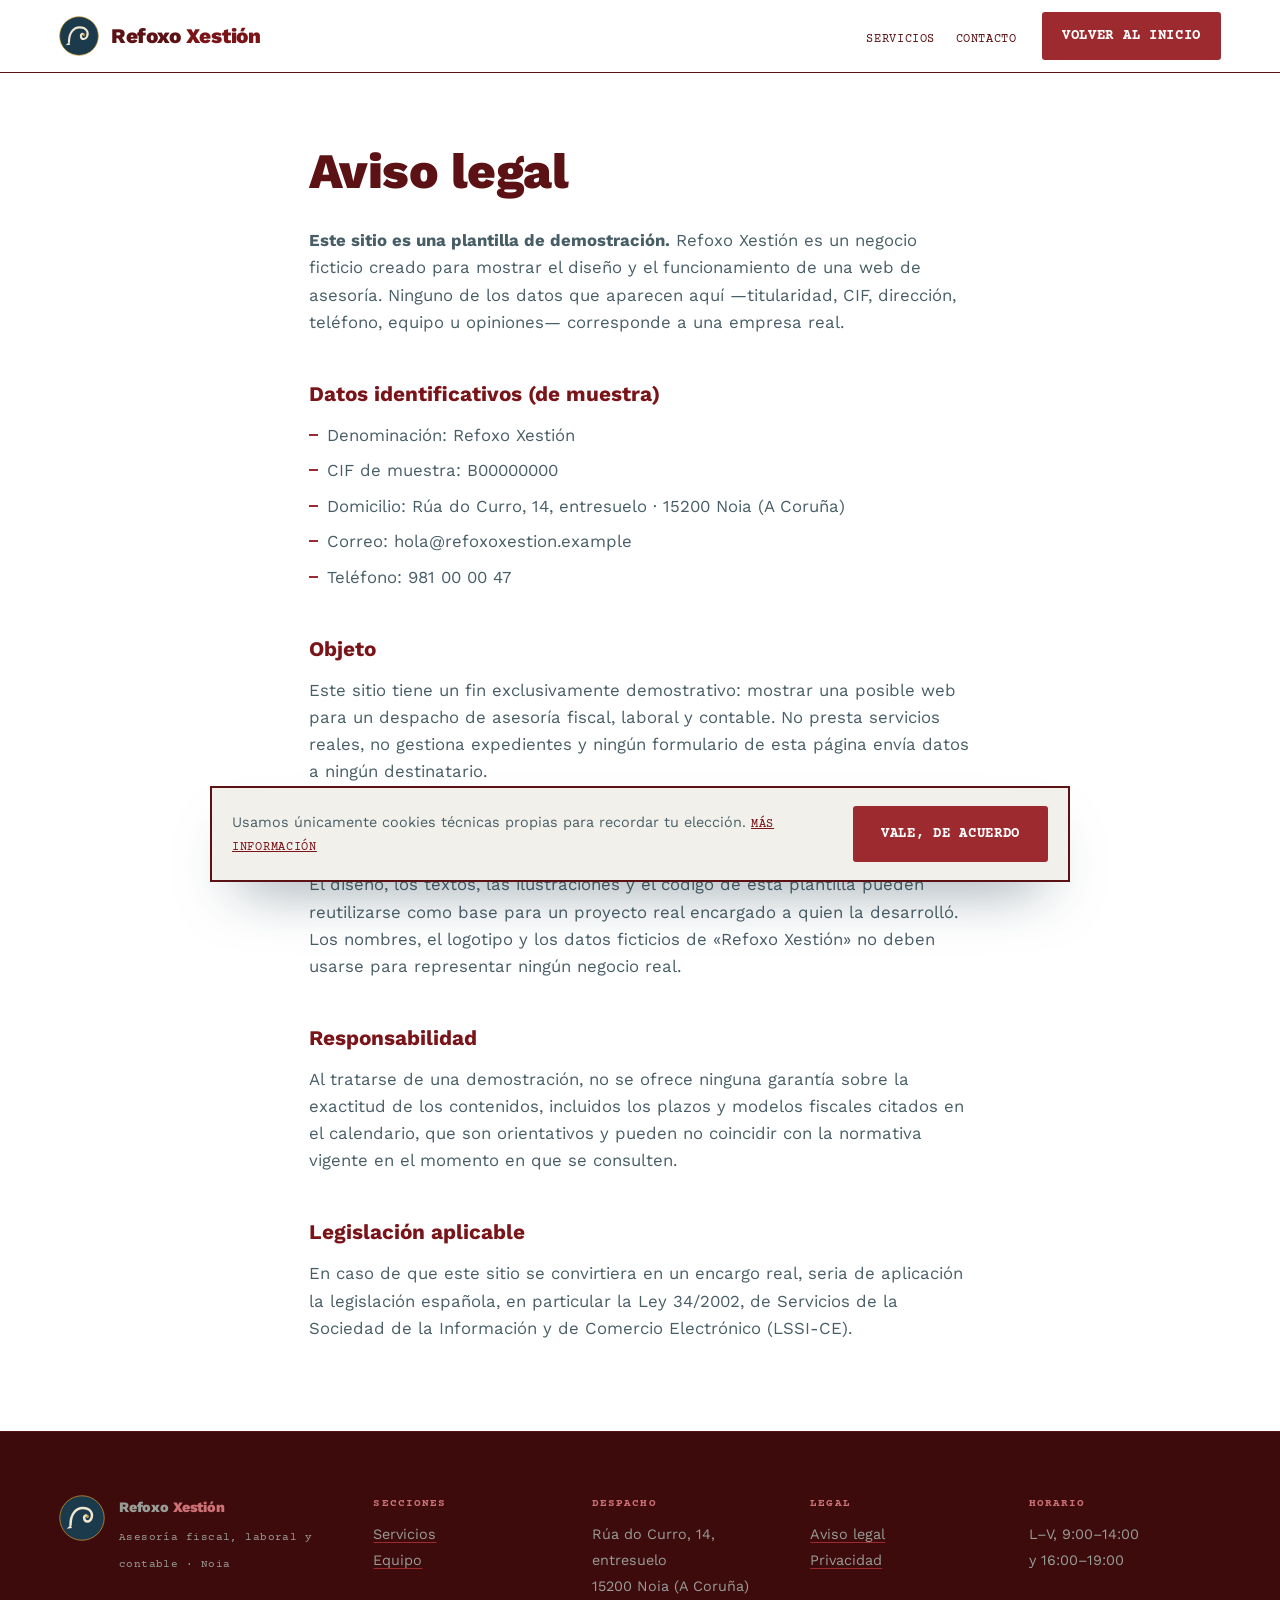
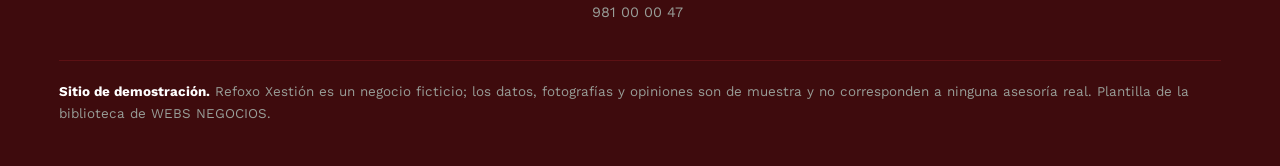
<file: aviso-legal.html>
<!--
  Sitio de demostración. Refoxo Xestión es un negocio ficticio; los datos de
  este aviso legal son de muestra y no corresponden a ninguna asesoría real.
-->
<!DOCTYPE html>
<html lang="es">
<head>
<meta charset="UTF-8">
<meta name="viewport" content="width=device-width, initial-scale=1">
<title>Aviso legal — Refoxo Xestión</title>
<meta name="robots" content="noindex, nofollow">
<meta name="theme-color" content="#1B3A4B">
<link rel="icon" href="assets/favicon.svg" type="image/svg+xml">
<link rel="manifest" href="manifest.json">
<link rel="preconnect" href="https://fonts.googleapis.com">
<link rel="preconnect" href="https://fonts.gstatic.com" crossorigin>
<link rel="stylesheet" href="https://fonts.googleapis.com/css2?family=Courier+Prime:ital,wght@0,400;0,700;1,400&family=Work+Sans:wght@400;500;600;700;800&display=swap">
<link rel="stylesheet" href="css/estilo.css">
</head>
<body>
<a class="salto" href="#contenido">Saltar al contenido</a>
<header class="cabecera">
  <a class="marca" href="index.html">
    <img src="assets/logo.svg" alt="" width="40" height="40" class="marca-mark">
    <span class="marca-texto">Refoxo <em>Xestión</em></span>
  </a>
  <nav class="nav" id="nav">
    <ul class="nav-lista">
      <li><a href="index.html#servicios">Servicios</a></li>
      <li><a href="index.html#contacto">Contacto</a></li>
    </ul>
    <a class="boton boton--bronce nav-cta" href="index.html">Volver al inicio</a>
  </nav>
  <button class="hamburguesa" id="hamburguesa" aria-expanded="false" aria-label="Abrir el menú" aria-controls="nav">
    <span></span><span></span><span></span>
  </button>
</header>

<main id="contenido">
  <article class="texto-legal">
    <h1>Aviso legal</h1>
    <p><strong>Este sitio es una plantilla de demostración.</strong> Refoxo
      Xestión es un negocio ficticio creado para mostrar el diseño y el
      funcionamiento de una web de asesoría. Ninguno de los datos que
      aparecen aquí —titularidad, CIF, dirección, teléfono, equipo u
      opiniones— corresponde a una empresa real.</p>

    <h2>Datos identificativos (de muestra)</h2>
    <ul>
      <li>Denominación: Refoxo Xestión</li>
      <li>CIF de muestra: B00000000</li>
      <li>Domicilio: Rúa do Curro, 14, entresuelo · 15200 Noia (A Coruña)</li>
      <li>Correo: hola@refoxoxestion.example</li>
      <li>Teléfono: 981 00 00 47</li>
    </ul>

    <h2>Objeto</h2>
    <p>Este sitio tiene un fin exclusivamente demostrativo: mostrar una
      posible web para un despacho de asesoría fiscal, laboral y contable.
      No presta servicios reales, no gestiona expedientes y ningún formulario
      de esta página envía datos a ningún destinatario.</p>

    <h2>Propiedad intelectual</h2>
    <p>El diseño, los textos, las ilustraciones y el código de esta plantilla
      pueden reutilizarse como base para un proyecto real encargado a quien
      la desarrolló. Los nombres, el logotipo y los datos ficticios de
      «Refoxo Xestión» no deben usarse para representar ningún negocio real.</p>

    <h2>Responsabilidad</h2>
    <p>Al tratarse de una demostración, no se ofrece ninguna garantía sobre
      la exactitud de los contenidos, incluidos los plazos y modelos fiscales
      citados en el calendario, que son orientativos y pueden no coincidir
      con la normativa vigente en el momento en que se consulten.</p>

    <h2>Legislación aplicable</h2>
    <p>En caso de que este sitio se convirtiera en un encargo real, seria de
      aplicación la legislación española, en particular la Ley 34/2002, de
      Servicios de la Sociedad de la Información y de Comercio Electrónico
      (LSSI-CE).</p>
  </article>
</main>

<footer class="pie">
  <div class="pie-rejilla">
    <div class="pie-marca">
      <img src="assets/logo.svg" alt="" width="46" height="46">
      <div>
        <p>Refoxo <em>Xestión</em></p>
        <span>Asesoría fiscal, laboral y contable · Noia</span>
      </div>
    </div>
    <div>
      <h2>Secciones</h2>
      <p><a href="index.html#servicios">Servicios</a><br><a href="index.html#equipo">Equipo</a></p>
    </div>
    <div>
      <h2>Despacho</h2>
      <p>Rúa do Curro, 14, entresuelo<br>15200 Noia (A Coruña)<br>981 00 00 47</p>
    </div>
    <div>
      <h2>Legal</h2>
      <p><a href="aviso-legal.html">Aviso legal</a><br><a href="privacidad.html">Privacidad</a></p>
    </div>
    <div>
      <h2>Horario</h2>
      <p>L–V, 9:00–14:00<br>y 16:00–19:00</p>
    </div>
  </div>
  <p class="sello">
    <strong>Sitio de demostración.</strong> Refoxo Xestión es un negocio
    ficticio; los datos, fotografías y opiniones son de muestra y no
    corresponden a ninguna asesoría real. Plantilla de la biblioteca de
    WEBS NEGOCIOS.
  </p>
</footer>

<div class="cookie-banner" id="cookieBanner" hidden>
  <p>Usamos únicamente cookies técnicas propias para recordar tu elección.
    <a class="cookie-mas" href="privacidad.html">Más información</a>
  </p>
  <div class="cookie-acciones">
    <button class="boton boton--bronce" id="cookieOk" type="button">Vale, de acuerdo</button>
  </div>
</div>

<script src="https://cdnjs.cloudflare.com/ajax/libs/gsap/3.12.5/gsap.min.js"></script>
<script src="js/main.js"></script>
</body>
</html>
</file>
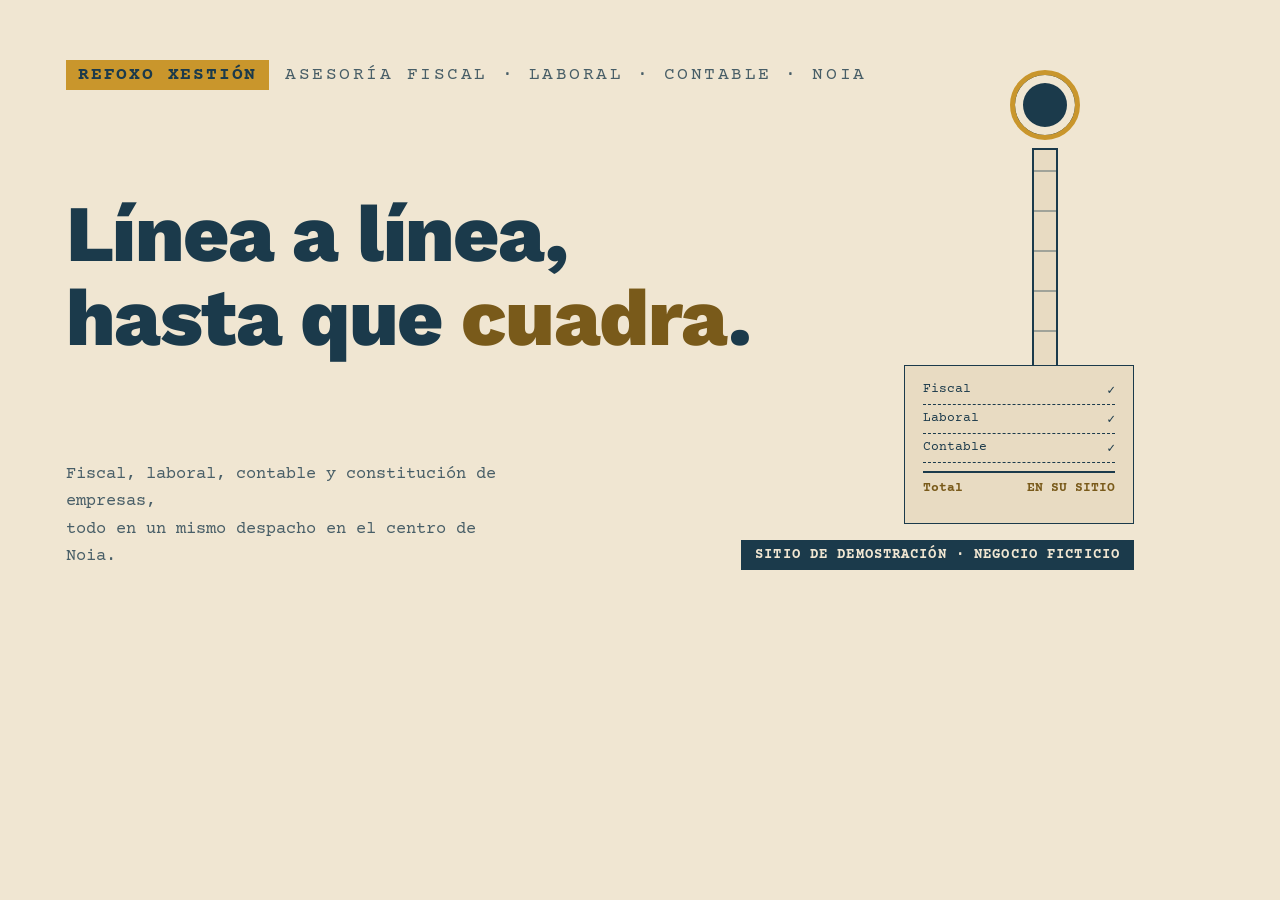
<file: og-fuente.html>
<!DOCTYPE html>
<html lang="es">
<head>
<meta charset="utf-8">
<title>og Refoxo Xestión</title>
<link rel="preconnect" href="https://fonts.googleapis.com">
<link rel="preconnect" href="https://fonts.gstatic.com" crossorigin>
<link rel="stylesheet" href="https://fonts.googleapis.com/css2?family=Courier+Prime:wght@400;700&family=Work+Sans:wght@400;600;800&display=swap">
<style>
  *{margin:0;padding:0;box-sizing:border-box}
  body{width:1200px;height:630px;background:#F0E6D2;color:#1B3A4B;font-family:'Work Sans',sans-serif;
       overflow:hidden;position:relative}
  .caja{position:absolute;inset:0;padding:60px 66px;display:flex;flex-direction:column;justify-content:space-between}
  .alto{display:flex;align-items:center;gap:16px;font-family:'Courier Prime',monospace;
        font-size:18px;letter-spacing:.14em;text-transform:uppercase;color:#485E67}
  .alto b{background:#C9962C;color:#1B3A4B;padding:5px 12px;letter-spacing:.1em;font-weight:700}
  h1{font-size:80px;line-height:1.04;font-weight:800;letter-spacing:-.02em;max-width:16ch}
  .cinta{position:absolute;right:80px;top:70px;width:150px;display:flex;flex-direction:column;align-items:center;gap:8px}
  .carrete{width:70px;height:70px;border-radius:50%;background:#1B3A4B;border:5px solid #C9962C;
    box-shadow:inset 0 0 0 8px #F0E6D2}
  .tira{width:26px;height:340px;background:#E8DBC2;border:2px solid #1B3A4B;position:relative;overflow:hidden}
  .tira i{position:absolute;left:0;right:0;height:2px;background:#1B3A4B;opacity:.35}
  .bajo{display:flex;align-items:flex-end;justify-content:flex-start;gap:30px}
  .bajo p{font-family:'Courier Prime',monospace;font-size:17px;color:#485E67;line-height:1.6;max-width:46ch}
  .sello{position:absolute;right:66px;bottom:60px;font-family:'Courier Prime',monospace;font-size:14px;
         color:#F0E6D2;background:#1B3A4B;padding:7px 14px;letter-spacing:.08em;text-transform:uppercase;
         white-space:nowrap;font-weight:700}
  .ticket{position:absolute;right:66px;bottom:106px;width:230px;background:#E8DBC2;border:1px solid #1B3A4B;padding:16px 18px}
  .ticket p{font-family:'Courier Prime',monospace;font-size:13px;display:flex;justify-content:space-between;
    border-bottom:1px dashed #1B3A4B;padding-bottom:6px;margin-bottom:6px;color:#1B3A4B}
  .ticket p:last-child{border-bottom:none;font-weight:700;color:#795A1A;border-top:2px solid #1B3A4B;padding-top:8px;margin-top:8px}
</style>
</head>
<body>
  <div class="caja">
    <div class="alto"><b>REFOXO XESTIÓN</b> <span>Asesoría fiscal · laboral · contable · Noia</span></div>
    <h1>Línea a línea,<br>hasta que <span style="color:#795A1A">cuadra</span>.</h1>
    <div class="bajo">
      <p>Fiscal, laboral, contable y constitución de empresas,<br>todo en un mismo despacho en el centro de Noia.</p>
      <span class="sello">Sitio de demostración · negocio ficticio</span>
    </div>
  </div>
  <div class="cinta">
    <div class="carrete"></div>
    <div class="tira">
      <i style="top:20px"></i><i style="top:60px"></i><i style="top:100px"></i><i style="top:140px"></i>
      <i style="top:180px"></i><i style="top:220px"></i><i style="top:260px"></i><i style="top:300px"></i>
    </div>
  </div>
  <div class="ticket">
    <p><span>Fiscal</span><span>✓</span></p>
    <p><span>Laboral</span><span>✓</span></p>
    <p><span>Contable</span><span>✓</span></p>
    <p><span>Total</span><span>EN SU SITIO</span></p>
  </div>
</body>
</html>
</file>
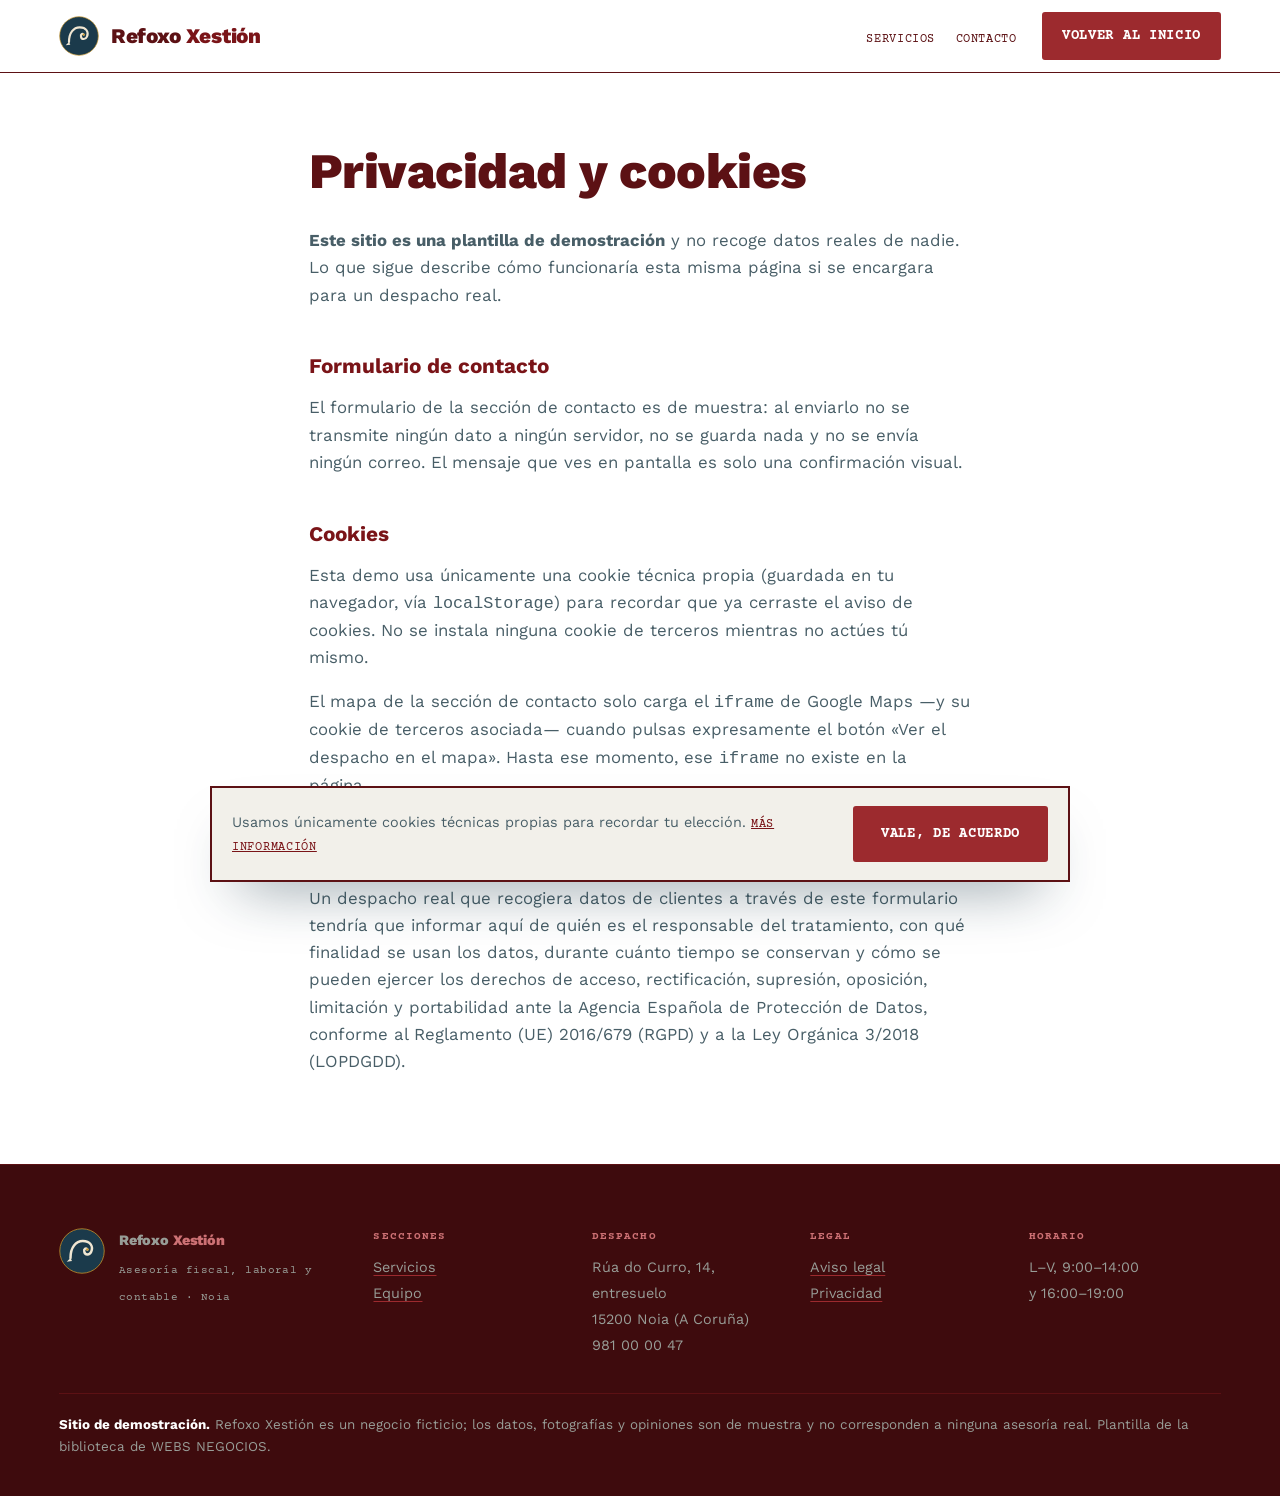
<file: privacidad.html>
<!--
  Sitio de demostración. Refoxo Xestión es un negocio ficticio; esta política
  de privacidad es de muestra y describe el propio sitio de demostración.
-->
<!DOCTYPE html>
<html lang="es">
<head>
<meta charset="UTF-8">
<meta name="viewport" content="width=device-width, initial-scale=1">
<title>Privacidad — Refoxo Xestión</title>
<meta name="robots" content="noindex, nofollow">
<meta name="theme-color" content="#1B3A4B">
<link rel="icon" href="assets/favicon.svg" type="image/svg+xml">
<link rel="manifest" href="manifest.json">
<link rel="preconnect" href="https://fonts.googleapis.com">
<link rel="preconnect" href="https://fonts.gstatic.com" crossorigin>
<link rel="stylesheet" href="https://fonts.googleapis.com/css2?family=Courier+Prime:ital,wght@0,400;0,700;1,400&family=Work+Sans:wght@400;500;600;700;800&display=swap">
<link rel="stylesheet" href="css/estilo.css">
</head>
<body>
<a class="salto" href="#contenido">Saltar al contenido</a>
<header class="cabecera">
  <a class="marca" href="index.html">
    <img src="assets/logo.svg" alt="" width="40" height="40" class="marca-mark">
    <span class="marca-texto">Refoxo <em>Xestión</em></span>
  </a>
  <nav class="nav" id="nav">
    <ul class="nav-lista">
      <li><a href="index.html#servicios">Servicios</a></li>
      <li><a href="index.html#contacto">Contacto</a></li>
    </ul>
    <a class="boton boton--bronce nav-cta" href="index.html">Volver al inicio</a>
  </nav>
  <button class="hamburguesa" id="hamburguesa" aria-expanded="false" aria-label="Abrir el menú" aria-controls="nav">
    <span></span><span></span><span></span>
  </button>
</header>

<main id="contenido">
  <article class="texto-legal">
    <h1>Privacidad y cookies</h1>
    <p><strong>Este sitio es una plantilla de demostración</strong> y no
      recoge datos reales de nadie. Lo que sigue describe cómo funcionaría
      esta misma página si se encargara para un despacho real.</p>

    <h2>Formulario de contacto</h2>
    <p>El formulario de la sección de contacto es de muestra: al enviarlo no
      se transmite ningún dato a ningún servidor, no se guarda nada y no se
      envía ningún correo. El mensaje que ves en pantalla es solo una
      confirmación visual.</p>

    <h2>Cookies</h2>
    <p>Esta demo usa únicamente una cookie técnica propia (guardada en tu
      navegador, vía <code>localStorage</code>) para recordar que ya
      cerraste el aviso de cookies. No se instala ninguna cookie de
      terceros mientras no actúes tú mismo.</p>
    <p>El mapa de la sección de contacto solo carga el <code>iframe</code>
      de Google Maps —y su cookie de terceros asociada— cuando pulsas
      expresamente el botón «Ver el despacho en el mapa». Hasta ese
      momento, ese <code>iframe</code> no existe en la página.</p>

    <h2>Si esta web fuera real</h2>
    <p>Un despacho real que recogiera datos de clientes a través de este
      formulario tendría que informar aquí de quién es el responsable del
      tratamiento, con qué finalidad se usan los datos, durante cuánto
      tiempo se conservan y cómo se pueden ejercer los derechos de acceso,
      rectificación, supresión, oposición, limitación y portabilidad ante
      la Agencia Española de Protección de Datos, conforme al Reglamento
      (UE) 2016/679 (RGPD) y a la Ley Orgánica 3/2018 (LOPDGDD).</p>
  </article>
</main>

<footer class="pie">
  <div class="pie-rejilla">
    <div class="pie-marca">
      <img src="assets/logo.svg" alt="" width="46" height="46">
      <div>
        <p>Refoxo <em>Xestión</em></p>
        <span>Asesoría fiscal, laboral y contable · Noia</span>
      </div>
    </div>
    <div>
      <h2>Secciones</h2>
      <p><a href="index.html#servicios">Servicios</a><br><a href="index.html#equipo">Equipo</a></p>
    </div>
    <div>
      <h2>Despacho</h2>
      <p>Rúa do Curro, 14, entresuelo<br>15200 Noia (A Coruña)<br>981 00 00 47</p>
    </div>
    <div>
      <h2>Legal</h2>
      <p><a href="aviso-legal.html">Aviso legal</a><br><a href="privacidad.html">Privacidad</a></p>
    </div>
    <div>
      <h2>Horario</h2>
      <p>L–V, 9:00–14:00<br>y 16:00–19:00</p>
    </div>
  </div>
  <p class="sello">
    <strong>Sitio de demostración.</strong> Refoxo Xestión es un negocio
    ficticio; los datos, fotografías y opiniones son de muestra y no
    corresponden a ninguna asesoría real. Plantilla de la biblioteca de
    WEBS NEGOCIOS.
  </p>
</footer>

<div class="cookie-banner" id="cookieBanner" hidden>
  <p>Usamos únicamente cookies técnicas propias para recordar tu elección.
    <a class="cookie-mas" href="privacidad.html">Más información</a>
  </p>
  <div class="cookie-acciones">
    <button class="boton boton--bronce" id="cookieOk" type="button">Vale, de acuerdo</button>
  </div>
</div>

<script src="https://cdnjs.cloudflare.com/ajax/libs/gsap/3.12.5/gsap.min.js"></script>
<script src="js/main.js"></script>
</body>
</html>
</file>
<file: css/estilo.css>
/* ==========================================================================
   Refoxo Xestión — sitio de demostración (negocio ficticio)
   Concepto «Cinta sumadora»: la calculadora mecánica de despacho. El rollo de
   papel es el hilo del scroll; cada cifra se imprime con un golpe y un rebote,
   como el clack de una sumadora de cinta.
   ========================================================================== */

:root{
  /* ---- paleta ----
     Rojo real de Dourado & Fernández (dourado-fernandez-asesores-carballo-web),
     puesto aquí como paleta por defecto para el envío comparativo de las 7
     plantillas: el cliente ya eligió este color para su marca, así que se
     retira el color como variable y solo compara estructura/concepto.
     El azul prusia + bronce nativo de esta plantilla sigue disponible como
     4º botón «Original» del mando de paleta (ver más abajo y el README).
     2026-09-21: el papel también pasó a blanco/casi-blanco puro, como el
     sitio real de Dourado & Fernández (no el papel envejecido nativo de
     esta plantilla), porque el envío comparativo debe enseñar SU fondo
     además de SU acento — el crema propio de esta plantilla sobre el rojo
     de Dourado no sería en realidad una vista previa de su web. El crema
     envejecido original se conserva íntegro en .paleta-original (y ahora
     también en .paleta-grafito/.paleta-vino, que antes no lo redefinían
     porque heredaban el mismo crema del :root de entonces). */
  --crema:#FFFFFF;
  --crema-panel:#F2F0EA;
  --prusia:#5C1114;      /* --verde de Dourado */
  --prusia-hondo:#3E0B0D; /* --verde-oscuro de Dourado */
  --bronce:#9C2A2E;      /* --oro de Dourado (acento principal) */
  --bronce-boton:#9C2A2E; /* = --bronce: en el original ambos eran casi el mismo dorado */

  /* tokens de texto calculados con script de contraste (ver README).
     2026-09-21: recalculados sobre el nuevo papel blanco/F2F0EA — todos
     suben respecto a los del crema envejecido (mayor luminancia de fondo). */
  --apagado:#485E67;        /* 6.8:1 sobre crema(blanco) · 6.0:1 sobre crema-panel */
  --apagado-claro:#989D97;  /* 6.0:1 sobre prusia-hondo (no depende del papel, sin cambio) */
  --bronce-texto:#7A1418;   /* --oro-tinta de Dourado · 10.8:1 sobre crema(blanco) · 9.5:1 sobre crema-panel */

  /* El rojo de Dourado es más oscuro y más cercano en luminancia entre sí
     (acento vs. superficie oscura) que el azul-navy+dorado original, así
     que --prusia como texto sobre --bronce (botones, etiquetas) y --bronce
     como texto sobre --prusia-hondo (pie, panel) YA NO pasan WCAG con este
     rojo. Estos dos tokens derivados arreglan justo esos dos usos; cada
     paleta del mando los redefine para que Original/Grafito/Vino sigan
     igual que siempre (ver README, "El control de paleta"). */
  --sobre-bronce:var(--crema);  /* texto sobre fondo --bronce/--bronce-boton · 7.5:1 con crema=blanco (antes 6.1:1) */
  --bronce-vivo:#CD7174;        /* --bronce como texto sobre --prusia-hondo · 4.9:1 (no depende del papel, sin cambio) */

  --cont:1280px;
  --lado:clamp(20px, 4.6vw, 64px);
  --rollo-ancho:64px;

  --display:"Work Sans", system-ui, sans-serif;
  --mono:"Courier Prime", ui-monospace, "Courier New", monospace;

  --t-hero:clamp(2.5rem, 5.6vw, 4.8rem);
  --t-h2:clamp(1.9rem, 4vw, 3.1rem);

  --cookie-h:0px;
}

/* -------------------------- Control de paleta --------------------------
   BLOQUE DE DEMOSTRACIÓN: se borra entero al entregar la web ya como
   oficial (ver README, "El control de paleta"). Cambia el color de marca
   Y el papel — el logo real no cambia de color con el mando. Original: el
   azul prusia + bronce nativo de esta plantilla, con su crema envejecido
   propio (era el :root de siempre, ahora es una clase explícita porque el
   :root pasó a ser el rojo+blanco de Dourado). Grafito: gunmetal + níquel
   envejecido. Vino: cuero oxblood + latón. Grafito y Vino son paletas de
   demostración inventadas (no la web real de ningún negocio), así que
   conservan el mismo papel crema envejecido de Original en vez de pasar a
   blanco — el blanco puro es solo para reproducir con fidelidad el sitio
   real de Dourado & Fernández. Cada bloque redefine también
   --sobre-bronce/--bronce-vivo para que sus botones y su pie sigan con el
   mismo texto oscuro-sobre-claro de siempre (el ajuste claro-sobre-oscuro
   solo hace falta para el rojo de Dourado, ver el comentario en :root). */
html.paleta-original{
  --crema:#F0E6D2; --crema-panel:#E8DBC2;
  --prusia:#1B3A4B; --prusia-hondo:#14303F;
  --bronce:#C9962C; --bronce-boton:#CC9C39; --bronce-texto:#795A1A;
  --sobre-bronce:var(--prusia); --bronce-vivo:var(--bronce);
}
html.paleta-grafito{
  --crema:#F0E6D2; --crema-panel:#E8DBC2;
  --prusia:#2B3338; --prusia-hondo:#1B2226;
  --bronce:#A7B1B8; --bronce-boton:#AEB8BE; --bronce-texto:#48555E;
  --sobre-bronce:var(--prusia); --bronce-vivo:var(--bronce);
}
html.paleta-vino{
  --crema:#F0E6D2; --crema-panel:#E8DBC2;
  --prusia:#4A1519; --prusia-hondo:#330E11;
  --bronce:#C6A455; --bronce-boton:#CDAB5C; --bronce-texto:#6F5420;
  --sobre-bronce:var(--prusia); --bronce-vivo:var(--bronce);
}

*,*::before,*::after{box-sizing:border-box;}

html{-webkit-text-size-adjust:100%;overflow-x:clip;}
html.lenis, html.lenis body{height:auto;}
.lenis.lenis-smooth{scroll-behavior:auto !important;}

body{
  margin:0;background:var(--crema);color:var(--prusia);
  font-family:var(--display);font-size:clamp(1rem,.97rem + .16vw,1.05rem);
  line-height:1.62;overflow-x:clip;-webkit-font-smoothing:antialiased;
}

img,svg{max-width:100%;}
img{height:auto;display:block;}
h1,h2,h3{margin:0;font-weight:700;}
p{margin:0 0 1em;}
ul,ol,dl,dd{margin:0;padding:0;}
li{list-style:none;}
a{color:inherit;}
button{font:inherit;}

a:focus-visible,button:focus-visible,summary:focus-visible,
input:focus-visible,select:focus-visible,textarea:focus-visible,
[data-scroll-teclado]:focus-visible{outline:3px solid var(--bronce-texto);outline-offset:3px;}
::selection{background:var(--bronce);color:var(--sobre-bronce);}

.visual-oculto{position:absolute;width:1px;height:1px;overflow:hidden;
  clip-path:inset(50%);white-space:nowrap;}

.salto{
  position:absolute;left:-9999px;top:0;z-index:999;background:var(--bronce);color:var(--sobre-bronce);
  padding:14px 22px;font-family:var(--mono);font-weight:700;text-transform:uppercase;letter-spacing:.06em;
}
.salto:focus{left:12px;top:12px;}

/* ------------------------------ tipografía ------------------------------ */

.titular{
  font-family:var(--display);font-weight:700;font-size:var(--t-h2);line-height:1.06;
  letter-spacing:-.015em;margin:0 0 .5em;text-wrap:balance;color:var(--prusia);
}
.titular--hero{font-size:var(--t-hero);line-height:1.02;margin-bottom:.42em;}

.rotulo{
  font-family:var(--mono);text-transform:uppercase;letter-spacing:.1em;
  font-size:.76rem;color:var(--apagado);display:flex;align-items:center;gap:10px;margin:0 0 1.3em;
}
.rotulo span{background:var(--bronce);color:var(--sobre-bronce);padding:3px 9px;font-weight:700;}

.sobretitulo{
  font-family:var(--mono);text-transform:uppercase;letter-spacing:.1em;
  font-size:.76rem;color:var(--bronce-texto);margin:0 0 1.2em;font-weight:700;
}
.parrafo{color:var(--apagado);max-width:60ch;}
.parrafo--grande{font-size:1.12rem;}
.ticket-pie{color:var(--apagado);font-family:var(--mono);font-size:.78rem;line-height:1.7;margin:1em 0 0;}

.palabra{display:inline-block;white-space:nowrap;overflow:hidden;
  padding:.16em 0 .1em;margin:-.16em 0 -.1em;}
.palabra i{display:inline-block;font-style:normal;}
html.has-motion .palabra i{transform:translate3d(0,120%,0);}
html.has-motion [data-aparecer]{opacity:0;transform:translate3d(0,22px,0);}

/* -------------------------------- botones ------------------------------- */

.boton{
  display:inline-flex;align-items:center;justify-content:center;gap:10px;
  font-family:var(--mono);font-weight:700;text-transform:uppercase;letter-spacing:.05em;
  font-size:.86rem;padding:15px 26px;border:2px solid transparent;border-radius:3px;
  text-decoration:none;cursor:pointer;background:none;color:var(--prusia);
  transition:background .25s,color .25s,border-color .25s,transform .25s;will-change:transform;
}
.boton--bronce{background:var(--bronce-boton);color:var(--sobre-bronce);border-color:var(--bronce-boton);}
.boton--bronce:hover{background:var(--prusia);border-color:var(--prusia);color:var(--crema);}
.boton--linea{border-color:var(--prusia);color:var(--prusia);}
.boton--linea:hover{background:var(--prusia);color:var(--crema);}

/* --------------------------------- rollo --------------------------------- */

.rollo{
  position:fixed;left:14px;top:50%;translate:0 -50%;z-index:90;
  width:var(--rollo-ancho);display:flex;flex-direction:column;align-items:center;gap:10px;
}
.rollo-carrete{
  width:38px;height:38px;border-radius:50%;background:var(--prusia);
  border:3px solid var(--bronce);flex:none;
  box-shadow:inset 0 0 0 4px var(--crema);
}
.rollo-cinta{
  position:relative;width:14px;height:min(46vh,360px);background:var(--crema-panel);
  border:1px solid var(--prusia);border-radius:2px;overflow:hidden;
}
.rollo-relleno{
  position:absolute;left:0;bottom:0;width:100%;height:0%;background:var(--bronce);
  transition:height .5s cubic-bezier(.4,0,.2,1);
}
.rollo-marcas{position:absolute;inset:0;display:flex;flex-direction:column-reverse;justify-content:space-between;padding:6px 0;}
.rollo-marcas li{width:100%;height:1px;background:var(--prusia);opacity:.35;}
.rollo-etiqueta{
  writing-mode:vertical-rl;text-orientation:mixed;transform:rotate(180deg);
  font-family:var(--mono);font-size:.72rem;text-transform:uppercase;letter-spacing:.12em;
  color:var(--prusia);margin:0;font-weight:700;max-height:180px;
}
@media (max-width:1180px){ .rollo{display:none;} }

/* ------------------------------- cabecera -------------------------------- */

.cabecera{
  position:sticky;top:0;z-index:100;display:flex;align-items:center;justify-content:space-between;
  gap:20px;padding:12px var(--lado);background:var(--crema);
  border-bottom:1px solid var(--prusia);
}
.marca{display:flex;align-items:center;gap:12px;text-decoration:none;color:var(--prusia);}
.marca-mark{width:40px;height:40px;flex:none;}
.marca-texto{font-family:var(--display);font-weight:800;font-size:1.3rem;line-height:1;letter-spacing:-.01em;}
.marca-texto em{font-style:normal;color:var(--bronce-texto);}

.nav{display:flex;align-items:center;gap:clamp(14px,2vw,30px);}
.nav-lista{display:flex;gap:clamp(12px,1.6vw,24px);}
.nav-lista a{font-family:var(--mono);font-size:.78rem;text-transform:uppercase;letter-spacing:.05em;
  text-decoration:none;position:relative;padding:6px 0;color:var(--prusia);}
.nav-lista a::after{content:"";position:absolute;left:0;bottom:0;height:2px;width:0;
  background:var(--bronce);transition:width .28s;}
.nav-lista a:hover::after,.nav-lista a:focus-visible::after{width:100%;}
.nav-cta{padding:11px 18px;}

.hamburguesa{display:none;width:46px;height:42px;border:1px solid var(--prusia);background:none;
  cursor:pointer;padding:0;border-radius:2px;flex-direction:column;align-items:center;
  justify-content:center;gap:5px;}
.hamburguesa span{display:block;width:20px;height:2px;background:var(--prusia);transition:transform .28s,opacity .2s;}
.hamburguesa[aria-expanded="true"] span:nth-child(1){transform:translateY(7px) rotate(45deg);}
.hamburguesa[aria-expanded="true"] span:nth-child(2){opacity:0;}
.hamburguesa[aria-expanded="true"] span:nth-child(3){transform:translateY(-7px) rotate(-45deg);}

@media (max-width:1000px){
  .hamburguesa{display:flex;z-index:110;}
  .nav{position:fixed;inset:0 0 0 auto;width:min(86vw,360px);background:var(--crema-panel);
    border-left:1px solid var(--prusia);flex-direction:column;align-items:flex-start;
    justify-content:center;gap:26px;padding:90px 30px;transform:translateX(102%);
    transition:transform .38s cubic-bezier(.65,0,.35,1);visibility:hidden;overflow-y:auto;z-index:105;}
  .nav.esta-abierto{transform:translateX(0);visibility:visible;}
  .nav-lista{flex-direction:column;gap:18px;}
  .nav-lista a{font-size:1.05rem;}
}

/* --------------------------------- cortina -------------------------------- */

.cortina{
  position:fixed;inset:0;z-index:400;background:var(--prusia-hondo);
  display:flex;align-items:center;justify-content:center;flex-direction:column;
}
html:not(.has-motion) .cortina{display:none;}
.cortina-papel{
  background:var(--crema);color:var(--prusia);padding:38px 48px;
  border:2px solid var(--bronce);display:flex;flex-direction:column;align-items:center;gap:18px;
  min-width:260px;
}
.cortina-cinta{overflow:hidden;height:1.5em;}
.cortina-cifra{
  font-family:var(--mono);font-weight:700;font-size:clamp(2.2rem,6vw,3.4rem);
  color:var(--bronce-texto);letter-spacing:.02em;display:inline-block;
  font-variant-numeric:tabular-nums;
}
.cortina-marca{font-family:var(--mono);letter-spacing:.24em;font-size:.82rem;margin:0;color:var(--prusia);}
.cortina-borde{
  position:absolute;left:0;right:0;bottom:0;height:14px;
  background:
    linear-gradient(-45deg, var(--prusia-hondo) 7px, transparent 0) 0 7px,
    linear-gradient(45deg, var(--prusia-hondo) 7px, transparent 0) 0 7px;
  background-size:14px 14px;background-repeat:repeat-x;background-color:transparent;
}

/* --------------------------------- hero --------------------------------- */

.portada{
  --fondo-seccion:var(--crema);
  max-width:var(--cont);margin:0 auto;
  padding:clamp(46px,8vh,96px) var(--lado) clamp(50px,8vh,100px) calc(var(--lado) + var(--rollo-ancho) + 30px);
  display:grid;grid-template-columns:1.3fr .7fr;gap:clamp(30px,4.5vw,72px);align-items:center;
}
.portada-acciones{display:flex;flex-wrap:wrap;gap:14px;margin:2rem 0 2.2rem;}
.portada-datos{display:grid;gap:12px;border-top:1px solid var(--prusia);padding-top:18px;}
.portada-datos div{display:grid;grid-template-columns:110px 1fr;gap:14px;align-items:baseline;}
.portada-datos dt{font-family:var(--mono);text-transform:uppercase;letter-spacing:.08em;
  font-size:.68rem;color:var(--bronce-texto);font-weight:700;}
.portada-datos dd{margin:0;color:var(--apagado);font-size:.94rem;}
.portada-datos a{text-decoration-color:var(--bronce);text-underline-offset:3px;}
@media (max-width:1180px){ .portada{padding-left:var(--lado);} }
@media (max-width:920px){
  .portada{grid-template-columns:1fr;}
  .portada-ticket{max-width:340px;margin-inline:auto;}
}

/* --------------------------------- ticket -------------------------------- */

.ticket{
  background:var(--crema-panel);border-inline:1px solid var(--prusia);
  position:relative;
}
.ticket-borde{height:12px;background-color:transparent;}
.ticket-borde--arriba{
  background:
    linear-gradient(-45deg, var(--crema-panel) 6px, transparent 0) 0 -6px,
    linear-gradient(45deg, var(--crema-panel) 6px, transparent 0) 0 -6px;
  background-size:12px 12px;background-repeat:repeat-x;
  border-top:1px solid var(--prusia);
}
.ticket-borde--abajo{
  background:
    linear-gradient(-45deg, var(--crema-panel) 6px, transparent 0) 0 6px,
    linear-gradient(45deg, var(--crema-panel) 6px, transparent 0) 0 6px;
  background-size:12px 12px;background-repeat:repeat-x;
  border-bottom:1px solid var(--prusia);
}
.ticket-cuerpo{padding:24px 26px;}
.ticket-cab{font-family:var(--mono);text-transform:uppercase;letter-spacing:.1em;
  font-size:.68rem;color:var(--bronce-texto);margin:0 0 1em;font-weight:700;}
.ticket-linea{display:flex;justify-content:space-between;gap:14px;font-family:var(--mono);
  font-size:.86rem;margin:0 0 .5em;padding-bottom:.5em;border-bottom:1px dashed var(--prusia);color:var(--prusia);}
.ticket-linea span:last-child{color:var(--bronce-texto);font-weight:700;}
.ticket-total{display:flex;justify-content:space-between;gap:14px;font-family:var(--mono);
  font-weight:700;font-size:1rem;margin:1em 0 0;padding-top:.8em;border-top:2px solid var(--prusia);
  text-transform:uppercase;letter-spacing:.04em;}
.ticket-total-cifra{
  color:var(--bronce-texto);text-decoration:underline;text-decoration-style:solid;
  text-underline-offset:5px;position:relative;
}
.ticket-total-cifra::after{
  content:"";position:absolute;left:0;right:0;bottom:-9px;height:1px;background:var(--bronce-texto);
}
.ticket-total--grande{font-size:1.25rem;}
.ticket--grande{max-width:420px;}
h3{font-family:var(--display);font-weight:700;font-size:1.3rem;color:var(--prusia);}
.ticket-rol{font-family:var(--mono);font-size:.72rem;text-transform:uppercase;letter-spacing:.08em;
  color:var(--bronce-texto);margin:.4em 0 1em;font-weight:700;}
.ticket-firma{font-family:var(--mono);font-size:.78rem;color:var(--apagado);margin:.8em 0 0;}

/* --------------------------------- franja -------------------------------- */

.franja{--fondo-seccion:var(--prusia-hondo);border-block:1px solid var(--prusia);background:var(--prusia-hondo);overflow:hidden;padding:16px 0;}
.franja-pista{display:flex;width:max-content;will-change:transform;}
.franja-grupo{display:flex;align-items:center;gap:clamp(20px,3vw,46px);padding-right:clamp(20px,3vw,46px);
  font-family:var(--mono);font-weight:700;text-transform:uppercase;color:var(--crema);
  font-size:clamp(1.1rem,2.4vw,1.9rem);letter-spacing:.02em;line-height:1;}
.franja-grupo i{width:9px;height:9px;border-radius:50%;background:var(--bronce);flex:none;}

/* -------------------------------- servicios ------------------------------- */

.servicios{
  --fondo-seccion:var(--crema);
  max-width:var(--cont);margin:0 auto;
  padding:clamp(64px,9vh,120px) var(--lado);
  display:grid;grid-template-columns:1fr 240px;gap:clamp(30px,4vw,60px);align-items:start;
}
.servicios-cab{grid-column:1/-1;max-width:70ch;}
.cinta-lista{display:flex;flex-direction:column;}
.cinta-linea{
  border-top:1px dashed var(--prusia);padding:20px 0;
  display:flex;align-items:center;justify-content:space-between;gap:18px;flex-wrap:wrap;
}
.cinta-lista li:last-child{border-bottom:1px dashed var(--prusia);}
.cinta-linea-cuerpo{display:flex;align-items:flex-start;gap:18px;flex:1 1 420px;}
.cinta-num{font-family:var(--mono);font-weight:700;font-size:1.5rem;color:var(--bronce-texto);
  line-height:1.1;min-width:2.2ch;}
.cinta-icono{width:40px;height:40px;color:var(--prusia);flex:none;}
.cinta-icono svg{width:100%;height:100%;}
.cinta-texto h3{font-size:1.12rem;margin-bottom:.3em;}
.cinta-texto p{color:var(--apagado);margin:0;max-width:56ch;font-size:.94rem;}
.cinta-acumulado{
  font-family:var(--mono);font-size:.78rem;color:var(--apagado);white-space:nowrap;
  border:1px solid var(--prusia);padding:5px 10px;border-radius:2px;
}
.cinta-linea.esta-sumada .cinta-acumulado{background:var(--bronce);color:var(--sobre-bronce);border-color:var(--bronce);font-weight:700;}

.cinta-panel{
  position:sticky;top:100px;background:var(--prusia-hondo);color:var(--crema);
  padding:26px 22px;border:1px solid var(--prusia);text-align:center;
}
.cinta-panel-eti{font-family:var(--mono);text-transform:uppercase;letter-spacing:.1em;
  font-size:.7rem;color:var(--apagado-claro);margin:0 0 .6em;}
.cinta-panel-cifra{font-family:var(--mono);font-weight:700;font-size:2.4rem;color:var(--bronce-vivo);
  margin:0;font-variant-numeric:tabular-nums;}
.cinta-panel-nota{font-size:.82rem;color:var(--apagado-claro);margin:.8em 0 0;}
@media (max-width:880px){
  .servicios{grid-template-columns:1fr;}
  .cinta-panel{position:static;}
}

/* -------------------------------- confianza ------------------------------- */

.confianza{--fondo-seccion:var(--crema-panel);background:var(--crema-panel);border-block:1px solid var(--prusia);
  padding:clamp(64px,9vh,120px) var(--lado);}
.confianza-rejilla{max-width:var(--cont);margin:0 auto;display:grid;grid-template-columns:1.2fr .8fr;
  gap:clamp(30px,4.5vw,70px);align-items:start;}
.confianza-lista{display:grid;gap:18px;margin-top:1.8rem;}
.confianza-lista h3{font-size:1.05rem;margin-bottom:.3em;}
.confianza-lista p{color:var(--apagado);margin:0;font-size:.92rem;}
@media (max-width:920px){ .confianza-rejilla{grid-template-columns:1fr;} .ticket--grande{max-width:460px;margin-inline:auto;} }

/* --------------------------------- equipo --------------------------------- */

.equipo{--fondo-seccion:var(--crema);max-width:var(--cont);margin:0 auto;padding:clamp(64px,9vh,120px) var(--lado);}
.equipo-cab{max-width:70ch;margin-bottom:clamp(30px,4.5vh,52px);}
.equipo-lista{display:grid;grid-template-columns:repeat(auto-fit,minmax(320px,1fr));gap:22px;}
.ticket--persona h3{margin-bottom:.15em;}
.ticket--persona p:last-child{color:var(--apagado);font-size:.94rem;margin:0;}

/* ------------------------------- calendario -------------------------------- */

.calendario{--fondo-seccion:var(--crema-panel);background:var(--crema-panel);border-block:1px solid var(--prusia);
  padding:clamp(64px,9vh,120px) var(--lado);}
.calendario-cab,.calendario-tabla,.calendario-nota{max-width:var(--cont);margin-inline:auto;}
.calendario-cab{max-width:70ch;margin-bottom:clamp(30px,4.5vh,52px);}
.calendario-tabla{border-top:1px solid var(--prusia);}
.calendario-fila{
  display:grid;grid-template-columns:.9fr 2.2fr 1.4fr 1.3fr .8fr;gap:16px;align-items:center;
  padding:16px 4px;border-bottom:1px dashed var(--prusia);font-family:var(--mono);font-size:.86rem;
}
.calendario-fila--cab{
  font-size:.68rem;text-transform:uppercase;letter-spacing:.08em;color:var(--apagado);
  border-bottom:2px solid var(--prusia);padding-bottom:10px;font-weight:700;
}
.calendario-fila:not(.calendario-fila--cab) [data-cal="mes"]{font-weight:700;color:var(--prusia);}
.calendario-fila:not(.calendario-fila--cab) [data-cal="tramite"]{color:var(--apagado);}
.calendario-dias{font-weight:700;text-align:right;color:var(--apagado);}
.calendario-fila.es-proxima{
  background:var(--bronce);color:var(--sobre-bronce);border-radius:2px;
  border-bottom-color:var(--sobre-bronce);
}
.calendario-fila.es-proxima [data-cal],.calendario-fila.es-proxima .calendario-dias{color:var(--sobre-bronce);}
.calendario-fila.es-proxima [data-cal="mes"]{font-weight:700;}
.calendario-fila.es-proxima .calendario-dias{
  text-decoration:underline;text-decoration-thickness:2px;text-underline-offset:4px;position:relative;
}
.calendario-fila.es-proxima .calendario-dias::after{
  content:"";position:absolute;right:0;left:0;bottom:-6px;height:1px;background:var(--sobre-bronce);
}
.calendario-nota{color:var(--apagado);font-size:.86rem;line-height:1.7;margin-top:1.6rem;max-width:78ch;}
@media (max-width:880px){
  .calendario-fila{grid-template-columns:1fr;gap:4px;padding:16px 12px;}
  .calendario-fila--cab{display:none;}
  .calendario-fila span::before{content:attr(data-etq) " ";}
  .calendario-dias{text-align:left;}
}

/* --------------------------------- reseñas --------------------------------- */

.resenas{--fondo-seccion:var(--crema);max-width:var(--cont);margin:0 auto;padding:clamp(64px,9vh,120px) var(--lado);}
.resenas-cab{max-width:70ch;margin-bottom:clamp(30px,4.5vh,52px);}
.resenas-rejilla{display:grid;grid-template-columns:.8fr 1.2fr;gap:clamp(26px,4vw,56px);align-items:start;}
.resenas-cifra{display:flex;align-items:baseline;gap:6px;margin:0;}
.contador-cifra{font-family:var(--mono);font-weight:700;font-size:clamp(3.2rem,7vw,5rem);
  color:var(--bronce-texto);line-height:1;font-variant-numeric:tabular-nums;
  text-decoration:underline;text-decoration-thickness:3px;text-underline-offset:8px;position:relative;}
.contador-cifra::after{content:"";position:absolute;left:0;right:0;bottom:-14px;height:1.5px;background:var(--bronce-texto);}
.resenas-sobre{font-family:var(--mono);color:var(--apagado);font-size:1.2rem;}
.resenas-lista{display:grid;gap:16px;}
@media (max-width:900px){ .resenas-rejilla{grid-template-columns:1fr;} }

/* --------------------------------- contacto -------------------------------- */

.contacto{--fondo-seccion:var(--crema-panel);background:var(--crema-panel);border-top:1px solid var(--prusia);
  padding:clamp(64px,9vh,120px) var(--lado) clamp(80px,10vh,120px);}
.contacto-rejilla{max-width:var(--cont);margin:0 auto;display:grid;grid-template-columns:1fr 1fr;
  gap:clamp(30px,4.5vw,64px);}
.contacto-datos{display:grid;gap:18px;margin:1.6rem 0;}
.contacto-datos dt{font-family:var(--mono);text-transform:uppercase;letter-spacing:.08em;
  font-size:.7rem;color:var(--bronce-texto);font-weight:700;margin-bottom:.3em;}
.contacto-datos dd{margin:0;color:var(--apagado);line-height:1.5;}
.contacto-datos a{text-decoration-color:var(--bronce);text-underline-offset:3px;}
.mapa{margin-top:24px;border-top:1px solid var(--prusia);padding-top:20px;}
.mapa-nota{color:var(--apagado);font-size:.86rem;margin:10px 0 0;max-width:48ch;}
.mapa iframe{width:100%;height:300px;border:1px solid var(--prusia);margin-top:14px;display:block;
  filter:sepia(.2) saturate(.7);}

.formulario{background:var(--crema);border:1px solid var(--prusia);padding:clamp(22px,3vw,32px);}
.formulario-aviso{font-family:var(--mono);font-size:.7rem;text-transform:uppercase;
  letter-spacing:.08em;color:var(--bronce-texto);margin-bottom:1.5em;font-weight:700;}
.campo-fila{display:grid;grid-template-columns:1fr 1fr;gap:16px;}
.campo{display:flex;flex-direction:column;gap:6px;margin-bottom:16px;}
.campo label{font-family:var(--mono);font-size:.7rem;text-transform:uppercase;
  letter-spacing:.06em;color:var(--apagado);}
.campo input,.campo textarea{background:var(--crema-panel);border:1px solid var(--prusia);
  color:var(--prusia);padding:12px 14px;font:inherit;border-radius:2px;}
.campo textarea{resize:vertical;}
.campo input::placeholder{color:var(--apagado);}
.campo-check{display:flex;gap:10px;align-items:flex-start;margin-bottom:20px;font-size:.9rem;color:var(--apagado);}
.campo-check input{margin-top:4px;accent-color:var(--bronce);width:18px;height:18px;}
.campo-check a{color:var(--bronce-texto);}
.formulario-respuesta{margin:14px 0 0;color:var(--bronce-texto);font-family:var(--mono);
  font-size:.78rem;text-transform:uppercase;letter-spacing:.04em;min-height:1.2em;font-weight:700;}
@media (max-width:880px){
  .contacto-rejilla{grid-template-columns:1fr;}
  .campo-fila{grid-template-columns:1fr;gap:0;}
}

/* ----------------------------- whatsapp flotante ---------------------------- */

.whatsapp-flotante{
  position:fixed;right:22px;bottom:22px;z-index:95;width:58px;height:58px;border-radius:50%;
  background:var(--prusia);color:var(--crema);display:flex;align-items:center;justify-content:center;
  box-shadow:0 10px 30px -10px rgba(20,48,63,.55);border:2px solid var(--bronce);
  transition:background .25s;
}
.whatsapp-flotante:hover{background:var(--bronce-boton);color:var(--sobre-bronce);}
.whatsapp-flotante svg{width:30px;height:30px;}

/* ---------- Control de paleta (demostración, ver nota arriba en :root) ----------
   --cookie-h la fija js/main.js con la altura real del aviso de cookies
   mientras está abierto (0px en cuanto se acepta o si nunca ha aparecido),
   para que el mando nunca quede debajo de la franja de cookies. */
.paleta{ display:none; }
.paleta:not([hidden]){
  display:flex; position:fixed; z-index:96; left:1.2rem; bottom:calc(1.2rem + var(--cookie-h));
  align-items:center; gap:.6rem; background:var(--crema-panel); border:1px solid var(--prusia);
  border-radius:999px; padding:.4rem .5rem .4rem .9rem;
  box-shadow:0 16px 32px -18px rgba(20,48,63,.45);
  transition:bottom .3s ease;
}
.paleta-rotulo{
  margin:0; font-family:var(--mono); font-size:.62rem; letter-spacing:.12em;
  text-transform:uppercase; color:var(--apagado);
}
.paleta-botones{display:flex; gap:.3rem;}
.paleta-botones button{
  font-family:var(--mono); font-size:.68rem; letter-spacing:.02em; cursor:pointer;
  background:transparent; color:var(--apagado);
  border:1px solid var(--prusia); border-radius:999px; padding:.34rem .75rem;
  transition:background-color .2s,color .2s,border-color .2s;
}
.paleta-botones button:hover{color:var(--prusia);}
.paleta-botones button[aria-pressed="true"]{background:var(--bronce-boton); color:var(--sobre-bronce); border-color:var(--bronce-boton); font-weight:700;}
@media (max-width:480px){
  .paleta:not([hidden]){ left:.9rem; bottom:calc(.9rem + var(--cookie-h)); padding:.3rem .4rem .3rem .7rem; }
  .paleta-rotulo{ display:none; }
}

/* ----------------------------------- pie ---------------------------------- */

.pie{--fondo-seccion:var(--prusia-hondo);background:var(--prusia-hondo);color:var(--crema);
  border-top:1px solid var(--prusia);padding:clamp(44px,7vh,80px) var(--lado) 28px;}
.pie-rejilla,.sello{max-width:var(--cont);margin-inline:auto;}
.pie-rejilla{display:grid;grid-template-columns:1.5fr repeat(4,1fr);gap:26px;}
.pie-marca{display:flex;gap:14px;align-items:flex-start;}
.pie-marca p{font-family:var(--display);font-weight:800;font-size:1.3rem;line-height:1.15;
  letter-spacing:-.01em;margin:0;color:var(--crema);}
.pie-marca p em{font-style:normal;color:var(--bronce-vivo);}
.pie-marca span{font-family:var(--mono);font-weight:400;font-size:.68rem;letter-spacing:.04em;
  color:var(--apagado-claro);}
.pie-rejilla h2{font-family:var(--mono);font-size:.68rem;text-transform:uppercase;
  letter-spacing:.1em;color:var(--bronce-vivo);margin-bottom:.9em;font-weight:700;}
.pie-rejilla p{color:var(--apagado-claro);font-size:.9rem;line-height:1.8;margin:0;}
.pie-rejilla a{text-decoration-color:var(--bronce);text-underline-offset:3px;}
.sello{margin-top:34px;border-top:1px solid var(--prusia);padding-top:20px;color:var(--apagado-claro);font-size:.84rem;}
.sello strong{color:var(--crema);}
@media (max-width:900px){ .pie-rejilla{grid-template-columns:repeat(2,1fr);} }

/* --------------------------------- cookies -------------------------------- */

.cookie-banner{
  position:fixed;left:var(--lado);right:var(--lado);bottom:18px;z-index:120;
  background:var(--crema-panel);border:2px solid var(--prusia);padding:18px 20px;gap:20px;
  align-items:center;flex-wrap:wrap;max-width:860px;margin-inline:auto;
  box-shadow:0 30px 60px -30px rgba(20,48,63,.6);
}
.cookie-banner:not([hidden]){display:flex;}
.cookie-banner p{margin:0;flex:1 1 300px;color:var(--apagado);font-size:.9rem;}
.cookie-acciones{display:flex;align-items:center;gap:18px;}
.cookie-mas{font-family:var(--mono);font-size:.74rem;text-transform:uppercase;
  letter-spacing:.06em;color:var(--bronce-texto);}

/* ----------------------------------- 404 ---------------------------------- */

.error{min-height:80vh;display:flex;flex-direction:column;align-items:center;justify-content:center;
  text-align:center;padding:80px var(--lado);gap:10px;}
.error-num{font-family:var(--mono);font-weight:700;font-size:clamp(4.5rem,18vw,11rem);
  line-height:.9;margin:0;color:var(--bronce-texto);}
.error p{color:var(--apagado);max-width:48ch;}

/* ------------------------------- página legal ----------------------------- */

.texto-legal{max-width:78ch;margin:0 auto;padding:clamp(50px,8vh,90px) var(--lado);}
.texto-legal h1{font-family:var(--display);font-weight:800;font-size:var(--t-h2);line-height:1.05;
  margin-bottom:.6em;letter-spacing:-.01em;}
.texto-legal h2{font-family:var(--display);font-weight:700;font-size:1.3rem;color:var(--bronce-texto);
  margin:2em 0 .5em;}
.texto-legal p,.texto-legal li{color:var(--apagado);}
.texto-legal ul li{padding-left:18px;position:relative;margin-bottom:.5em;}
.texto-legal ul li::before{content:"";position:absolute;left:0;top:.72em;width:9px;height:2px;background:var(--bronce);}

/* --------------------------- movimiento reducido -------------------------- */

@media (prefers-reduced-motion: reduce){
  html{scroll-behavior:auto;}
  *,*::before,*::after{
    animation-duration:.001ms !important;animation-iteration-count:1 !important;
    transition-duration:.001ms !important;
  }
  html.has-motion .palabra i{transform:none;}
  html.has-motion [data-aparecer]{opacity:1;transform:none;}
  .rollo-relleno{transition:none;}
}
</file>
